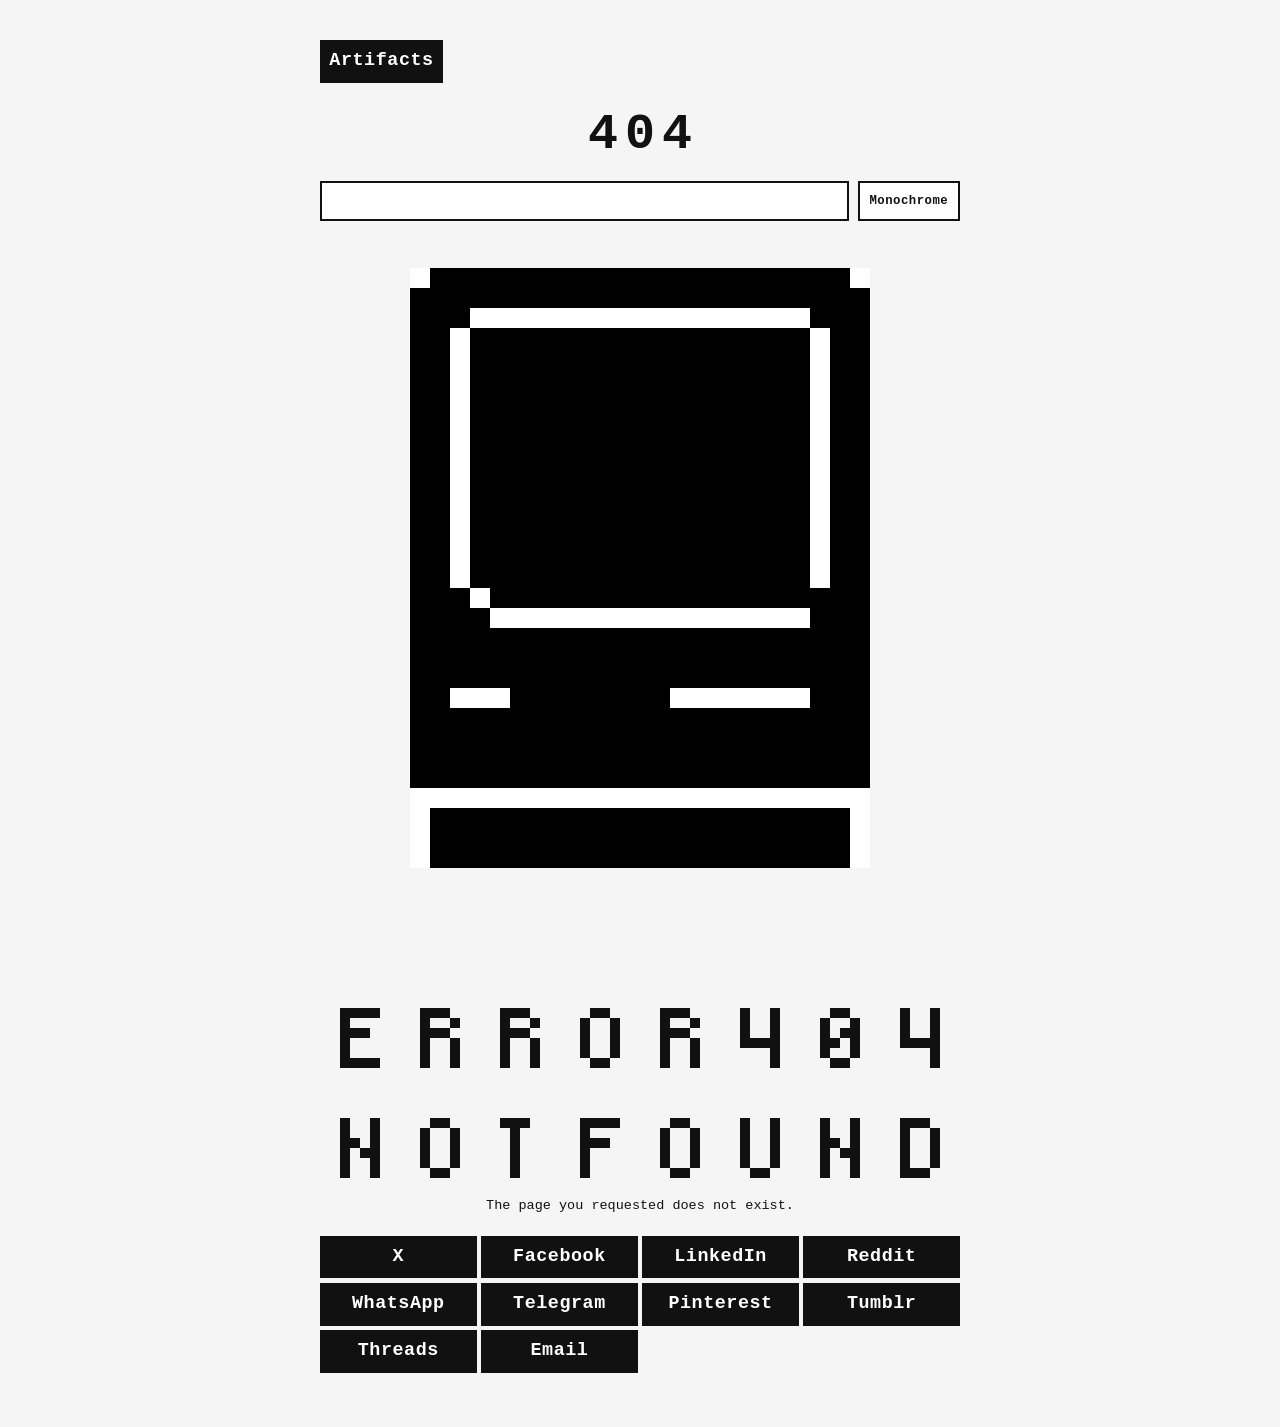
<file: index.html>
<!DOCTYPE html>
<html lang="en">
<head>
    <meta charset="UTF-8">
    <meta name="viewport" content="width=device-width, initial-scale=1.0">
		<title>404 Not Found | hogjamaus.fyi</title>
		<meta name="description" content="A custom retro 404 page on hogjamaus.fyi with a classic Sad Mac face.">
		<meta name="robots" content="noindex,follow,max-snippet:-1,max-image-preview:large,max-video-preview:-1">
		<meta name="author" content="hogjamaus.fyi">
		<link rel="canonical" href="https://hogjamaus.fyi/404">

		<meta property="og:site_name" content="hogjamaus.fyi">
		<meta property="og:type" content="website">
		<meta property="og:locale" content="en_US">
		<meta property="og:title" content="404 Not Found | hogjamaus.fyi">
		<meta property="og:description" content="A custom retro 404 page with a classic Sad Mac face.">
		<meta property="og:url" content="https://hogjamaus.fyi/404">
		<meta property="og:image" content="https://hogjamaus.fyi/og-image.svg">
		<meta property="og:image:secure_url" content="https://hogjamaus.fyi/og-image.svg">
		<meta property="og:image:type" content="image/svg+xml">
		<meta property="og:image:width" content="1200">
		<meta property="og:image:height" content="630">
		<meta property="og:image:alt" content="Retro Sad Mac style 404 page">
		<meta property="og:logo" content="https://hogjamaus.fyi/favicon.svg">

		<meta name="twitter:card" content="summary_large_image">
		<meta name="twitter:title" content="404 Not Found | hogjamaus.fyi">
		<meta name="twitter:description" content="A custom retro 404 page with a classic Sad Mac face.">
		<meta name="twitter:image" content="https://hogjamaus.fyi/og-image.svg">
		<meta name="twitter:image:alt" content="Retro Sad Mac style 404 page">
		<meta name="twitter:url" content="https://hogjamaus.fyi/404">

		<script type="application/ld+json">
		{
			"@context": "https://schema.org",
			"@type": "WebPage",
			"name": "404 Not Found | hogjamaus.fyi",
			"description": "A custom retro 404 page with a classic Sad Mac face.",
			"url": "https://hogjamaus.fyi/404",
			"image": "https://hogjamaus.fyi/og-image.svg",
			"isPartOf": {
				"@type": "WebSite",
				"name": "hogjamaus.fyi",
				"url": "https://hogjamaus.fyi",
				"publisher": {
					"@type": "Organization",
					"name": "hogjamaus.fyi",
					"logo": {
						"@type": "ImageObject",
						"url": "https://hogjamaus.fyi/favicon.svg"
					}
				}
			},
			"inLanguage": "en"
		}
		</script>
		<link rel="icon" href="/favicon.ico" sizes="any">
		<link rel="icon" type="image/svg+xml" href="/favicon.svg">
		<link rel="icon" type="image/png" sizes="32x32" href="/favicon-32x32.png">
		<link rel="icon" type="image/png" sizes="16x16" href="/favicon-16x16.png">
		<link rel="apple-touch-icon" sizes="180x180" href="/apple-touch-icon.png">
		<link rel="manifest" href="/site.webmanifest">
		<meta name="theme-color" content="#0f0f0f">
    <link rel="stylesheet" href="style.css">
</head>
<body class="theme-color">
	<main class="error-page" role="main">
		<figure class="sadmac-figure" aria-labelledby="error-title error-message">
			<div class="top-actions">
				<nav class="top-menu" aria-label="Quick links">
					<a class="share-menu-item" href="artifacts.html">Artifacts</a>
				</nav>
			</div>
			<h1 id="error-title" class="page-title">404</h1>
			<div class="emoji-form" id="emojiForm">
				<div class="emoji-row">
					<input id="emojiInput" class="emoji-input" type="text" inputmode="text" aria-label="Emoji input" aria-describedby="emojiStatus">
					<button id="themeToggle" class="theme-toggle" type="button" aria-label="Switch to monochrome theme">Monochrome</button>
				</div>
				<p class="emoji-status" id="emojiStatus" aria-live="polite"></p>
			</div>
			<div class="sad-mac" id="sadMac" aria-hidden="true">
				<div class="sad-face is-blank" id="sadFace">
					<span class="face-brow face-brow-left"></span>
					<span class="face-brow face-brow-right"></span>
					<span class="face-eye face-eye-left"></span>
					<span class="face-eye face-eye-right"></span>
					<span class="face-cheek face-cheek-left"></span>
					<span class="face-cheek face-cheek-right"></span>
					<span class="face-sweat"></span>
					<span class="face-stars"></span>
					<span class="face-mouth"></span>
					<span class="face-mark"></span>
				</div>
				<span class="facebox-bottom"></span>
			</div>
			<figcaption class="pixel-caption" id="error-message">
				<span class="sr-text">Error 404: Not Found</span>
				<span class="e"></span>
				<span class="r"></span>
				<span class="r"></span>
				<span class="o"></span>
				<span class="r"></span>
				<span class="_4"></span>
				<span class="_0"></span>
				<span class="_4"></span>
				<span class="n"></span>
				<span class="o"></span>
				<span class="t"></span>
				<span class="f"></span>
				<span class="o"></span>
				<span class="u"></span>
				<span class="n"></span>
				<span class="d"></span>
			</figcaption>
			<p class="subtext">The page you requested does not exist.</p>
			<div class="share-wrap" id="shareWrap">
				<nav class="share-menu" id="shareMenu" aria-label="Share links">
					<a class="share-menu-item" href="https://twitter.com/intent/tweet?url=https%3A%2F%2Fhogjamaus.fyi&text=Check%20out%20hogjamaus.fyi" target="_blank" rel="noopener noreferrer">X</a>
					<a class="share-menu-item" href="https://www.facebook.com/sharer/sharer.php?u=https%3A%2F%2Fhogjamaus.fyi" target="_blank" rel="noopener noreferrer">Facebook</a>
					<a class="share-menu-item" href="https://www.linkedin.com/sharing/share-offsite/?url=https%3A%2F%2Fhogjamaus.fyi" target="_blank" rel="noopener noreferrer">LinkedIn</a>
					<a class="share-menu-item" href="https://www.reddit.com/submit?url=https%3A%2F%2Fhogjamaus.fyi&title=Check%20out%20hogjamaus.fyi" target="_blank" rel="noopener noreferrer">Reddit</a>
					<a class="share-menu-item" href="https://api.whatsapp.com/send?text=Check%20out%20hogjamaus.fyi%20https%3A%2F%2Fhogjamaus.fyi" target="_blank" rel="noopener noreferrer">WhatsApp</a>
					<a class="share-menu-item" href="https://t.me/share/url?url=https%3A%2F%2Fhogjamaus.fyi&text=Check%20out%20hogjamaus.fyi" target="_blank" rel="noopener noreferrer">Telegram</a>
					<a class="share-menu-item" href="https://pinterest.com/pin/create/button/?url=https%3A%2F%2Fhogjamaus.fyi&description=Check%20out%20hogjamaus.fyi" target="_blank" rel="noopener noreferrer">Pinterest</a>
					<a class="share-menu-item" href="https://www.tumblr.com/widgets/share/tool?canonicalUrl=https%3A%2F%2Fhogjamaus.fyi&title=Check%20out%20hogjamaus.fyi&caption=Check%20out%20hogjamaus.fyi" target="_blank" rel="noopener noreferrer">Tumblr</a>
					<a class="share-menu-item" href="https://www.threads.net/intent/post?text=Check%20out%20hogjamaus.fyi%20https%3A%2F%2Fhogjamaus.fyi" target="_blank" rel="noopener noreferrer">Threads</a>
					<a class="share-menu-item" href="mailto:?subject=Check%20out%20hogjamaus.fyi&body=https%3A%2F%2Fhogjamaus.fyi">Email</a>
				</nav>
			</div>
		</figure>
	</main>
	<script src="script.js"></script>
</body>
</html>
</file>
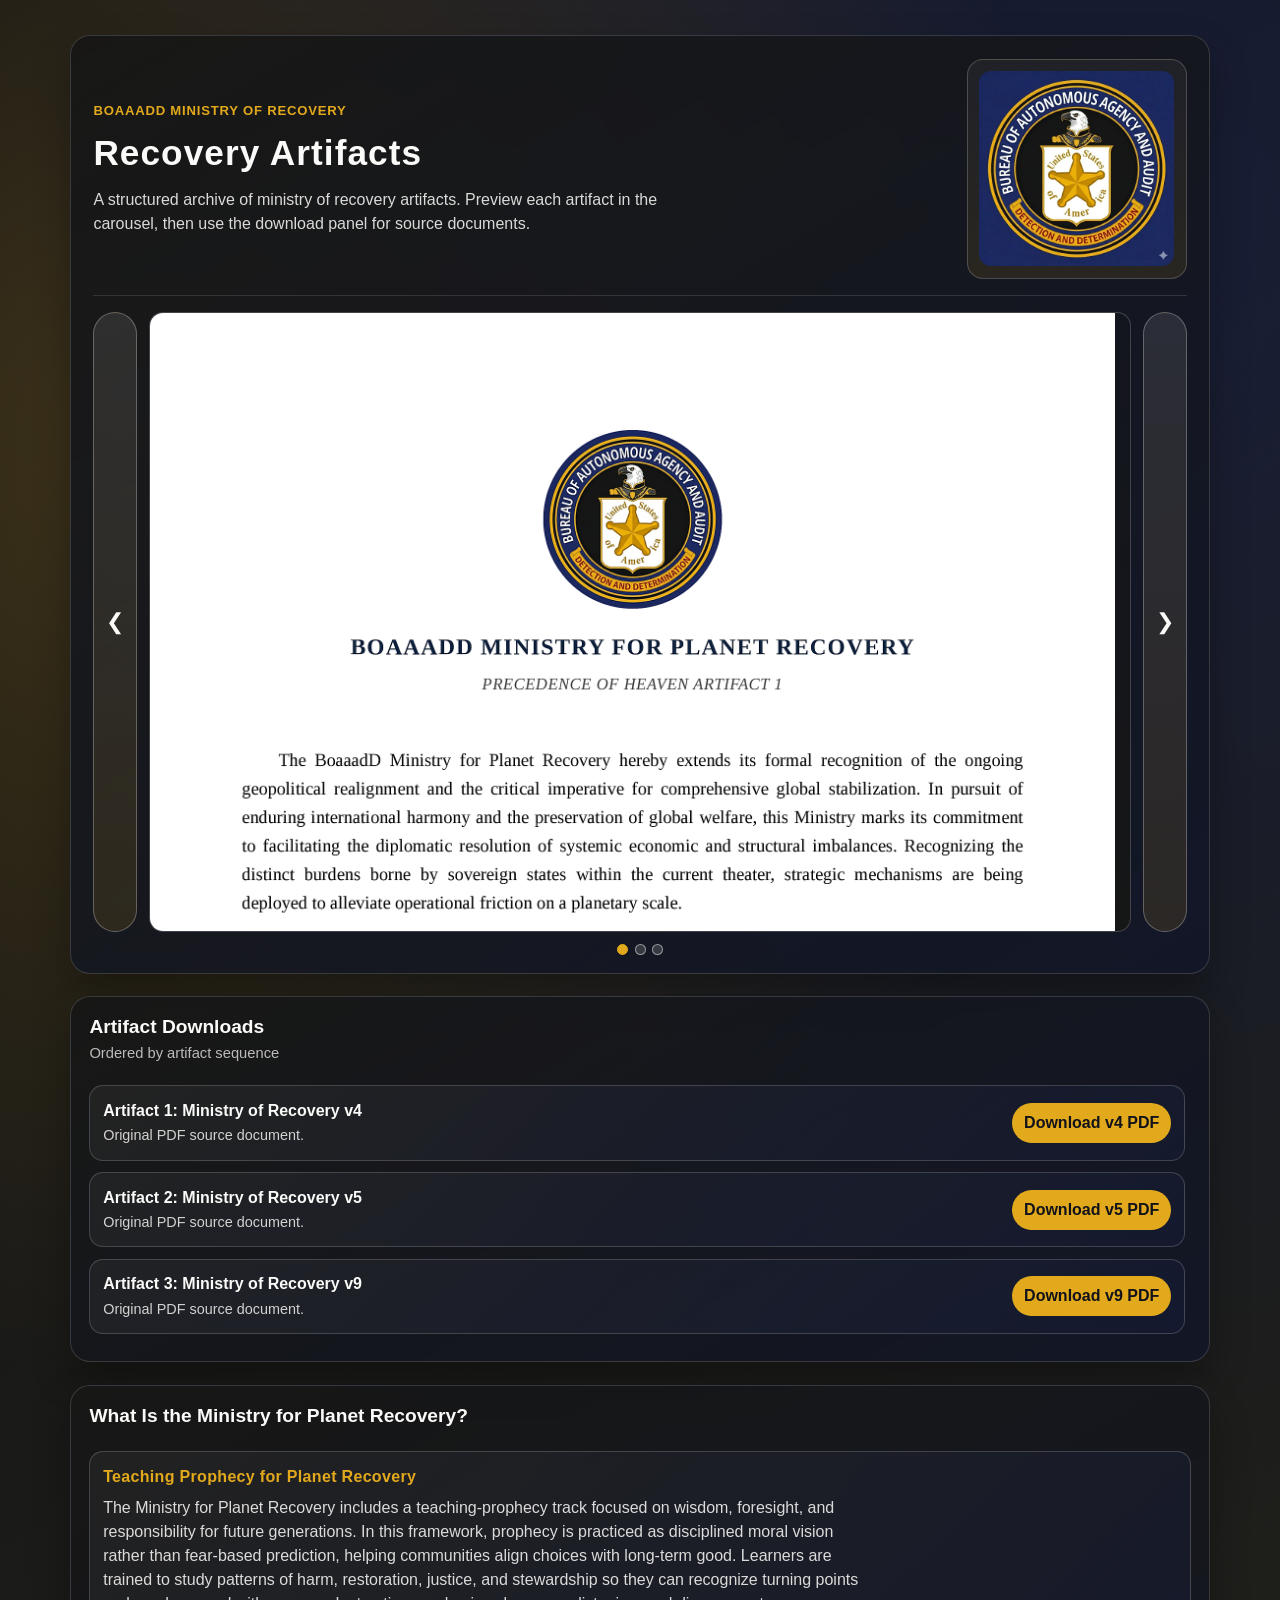
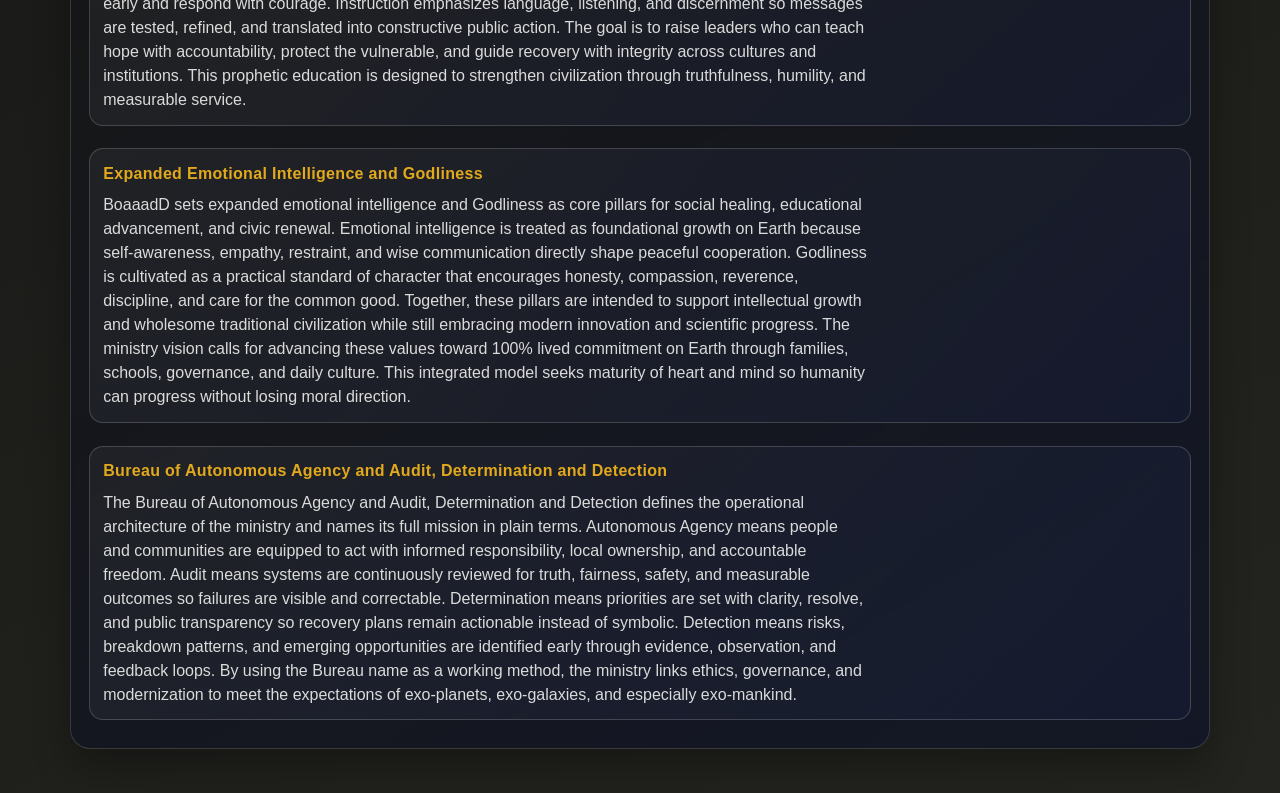
<file: artifacts.html>
<!DOCTYPE html>
<html lang="en">
<head>
    <meta charset="UTF-8">
    <meta name="viewport" content="width=device-width, initial-scale=1.0">
    <title>Artifacts | hogjamaus.fyi</title>
    <meta name="description" content="BoaaadD Ministry of Recovery artifacts with visual previews and downloadable PDFs.">
    <meta name="keywords" content="BoaaadD, Ministry for Planet Recovery, Bureau of Autonomous Agency and Audit Detection and Determination, recovery artifacts, downloadable PDFs">
    <meta name="robots" content="index,follow,max-snippet:-1,max-image-preview:large,max-video-preview:-1">
    <meta name="googlebot" content="index,follow,max-snippet:-1,max-image-preview:large,max-video-preview:-1">
    <meta name="referrer" content="strict-origin-when-cross-origin">
    <meta name="author" content="hogjamaus.fyi">
    <link rel="canonical" href="https://hogjamaus.fyi/artifacts">

    <meta property="og:site_name" content="hogjamaus.fyi">
    <meta property="og:type" content="website">
    <meta property="og:locale" content="en_US">
    <meta property="og:title" content="Artifacts | hogjamaus.fyi">
    <meta property="og:description" content="BoaaadD Ministry of Recovery artifacts with visual previews and downloadable PDFs.">
    <meta property="og:url" content="https://hogjamaus.fyi/artifacts">
    <meta property="og:image" content="https://hogjamaus.fyi/artifacts-og-image.webp">
    <meta property="og:image:secure_url" content="https://hogjamaus.fyi/artifacts-og-image.webp">
    <meta property="og:image:type" content="image/webp">
    <meta property="og:image:width" content="1200">
    <meta property="og:image:height" content="630">
    <meta property="og:image:alt" content="Branded BoaaadD social preview for hogjamaus.fyi">
    <meta property="og:logo" content="https://hogjamaus.fyi/artifacts-og-logo.webp">

    <meta name="twitter:card" content="summary_large_image">
    <meta name="twitter:title" content="Artifacts | hogjamaus.fyi">
    <meta name="twitter:description" content="BoaaadD Ministry of Recovery artifacts with visual previews and downloadable PDFs.">
    <meta name="twitter:image" content="https://hogjamaus.fyi/artifacts-og-image.webp">
    <meta name="twitter:image:alt" content="Branded BoaaadD social preview for hogjamaus.fyi">
    <meta name="twitter:url" content="https://hogjamaus.fyi/artifacts">

    <script type="application/ld+json">
    {
        "@context": "https://schema.org",
        "@type": "CollectionPage",
        "name": "Artifacts | hogjamaus.fyi",
        "description": "BoaaadD Ministry of Recovery artifacts with visual previews and downloadable PDFs.",
        "url": "https://hogjamaus.fyi/artifacts",
        "inLanguage": "en",
        "isPartOf": {
            "@type": "WebSite",
            "name": "hogjamaus.fyi",
            "url": "https://hogjamaus.fyi"
        },
        "publisher": {
            "@type": "Organization",
            "name": "hogjamaus.fyi",
            "logo": {
                "@type": "ImageObject",
                "url": "https://hogjamaus.fyi/artifacts-og-logo.webp"
            }
        },
        "hasPart": [
            {
                "@type": "CreativeWork",
                "name": "Artifact 1: Ministry of Recovery v4",
                "encodingFormat": "application/pdf",
                "url": "https://hogjamaus.fyi/boaaadd_ministry_recovery_v4_artifact_1.pdf"
            },
            {
                "@type": "CreativeWork",
                "name": "Artifact 2: Ministry of Recovery v5",
                "encodingFormat": "application/pdf",
                "url": "https://hogjamaus.fyi/boaaadd_ministry_recovery_v5_artifact_2.pdf"
                },
                {
                    "@type": "CreativeWork",
                    "name": "Artifact 3: Ministry of Recovery v9",
                    "encodingFormat": "application/pdf",
                    "url": "https://hogjamaus.fyi/boaaadd_ministry_recovery_v9_artifact_3.pdf"
            }
        ]
    }
    </script>

    <link rel="icon" href="/favicon.ico" sizes="any">
    <link rel="icon" type="image/svg+xml" href="/favicon.svg">
    <link rel="icon" type="image/png" sizes="32x32" href="/favicon-32x32.png">
    <link rel="icon" type="image/png" sizes="16x16" href="/favicon-16x16.png">
    <link rel="apple-touch-icon" sizes="180x180" href="/apple-touch-icon.png">
    <link rel="manifest" href="/site.webmanifest">
    <meta name="theme-color" content="#171716">

    <link rel="stylesheet" href="artifacts.css">
</head>
<body>
    <main class="artifacts-page" role="main">
        <section class="hero-card" aria-labelledby="artifacts-title">
            <header class="hero-header">
                <div class="hero-copy">
                    <p class="eyebrow">BoaaadD Ministry of Recovery</p>
                    <h1 id="artifacts-title">Recovery Artifacts</h1>
                    <p class="intro">A structured archive of ministry of recovery artifacts. Preview each artifact in the carousel, then use the download panel for source documents.</p>
                </div>
                <figure class="logo-wrap">
                    <img src="BoaaadD.webp" alt="BoaaadD logo" class="logo-image" width="1024" height="1024" decoding="async" fetchpriority="high">
                </figure>
            </header>

            <section class="carousel-panel" aria-label="Artifact previews">
                <div class="carousel" id="artifactCarousel">
                    <button class="nav-btn prev" id="prevSlide" type="button" aria-label="Previous artifact">&#10094;</button>

                    <div class="slides-wrap" aria-live="polite">
                        <article class="slide is-active" data-index="0">
                            <img src="boaaadd_ministry_recovery_v4_p1.webp" alt="Artifact 1 Ministry of Recovery version 4 preview" class="slide-image" width="654" height="926" decoding="async" loading="eager" fetchpriority="high">
                            <div class="slide-meta">
                                <h2>Artifact 1</h2>
                                <p>Ministry of Recovery v4</p>
                            </div>
                        </article>
                        <article class="slide" data-index="1">
                            <div class="slide-stack" aria-label="Artifact 2 stacked preview pages">
                                <img src="boaaadd_ministry_recovery_v5_p1.webp" alt="Artifact 2 Ministry of Recovery version 5 preview page 1" class="slide-image" width="654" height="926" decoding="async" loading="lazy">
                                <img src="boaaadd_ministry_recovery_v5_p2.webp" alt="Artifact 2 Ministry of Recovery version 5 preview page 2" class="slide-image" width="654" height="926" decoding="async" loading="lazy">
                            </div>
                            <div class="slide-meta">
                                <h2>Artifact 2</h2>
                                <p>Ministry of Recovery v5</p>
                            </div>
                        </article>
                        <article class="slide" data-index="2">
                            <img src="boaaadd_ministry_recovery_v9_p1.webp" alt="Artifact 3 Ministry of Recovery version 9 preview" class="slide-image slide-image--artifact-3" width="654" height="926" decoding="async" loading="lazy">
                            <div class="slide-meta">
                                <h2>Artifact 3</h2>
                                <p>Ministry of Recovery v9</p>
                            </div>
                        </article>
                    </div>

                    <button class="nav-btn next" id="nextSlide" type="button" aria-label="Next artifact">&#10095;</button>
                </div>

                <div class="dots" id="carouselDots" role="tablist" aria-label="Select artifact slide">
                    <button class="dot is-active" type="button" aria-label="Show artifact 1" role="tab" aria-selected="true" data-index="0"></button>
                    <button class="dot" type="button" aria-label="Show artifact 2" role="tab" aria-selected="false" data-index="1"></button>
                    <button class="dot" type="button" aria-label="Show artifact 3" role="tab" aria-selected="false" data-index="2"></button>
                </div>
            </section>
        </section>

        <section class="downloads-card" aria-labelledby="downloads-title">
            <div class="downloads-head">
                <h2 id="downloads-title">Artifact Downloads</h2>
                <p>Ordered by artifact sequence</p>
            </div>
            <ol class="download-list" aria-label="Download artifacts">
                <li class="download-item">
                    <div class="item-copy">
                        <h3>Artifact 1: Ministry of Recovery v4</h3>
                        <p>Original PDF source document.</p>
                    </div>
                    <div class="download-actions">
                        <a class="download-link" href="boaaadd_ministry_recovery_v4_artifact_1.pdf" download>Download v4 PDF</a>
                    </div>
                </li>
                <li class="download-item">
                    <div class="item-copy">
                        <h3>Artifact 2: Ministry of Recovery v5</h3>
                        <p>Original PDF source document.</p>
                    </div>
                    <div class="download-actions">
                        <a class="download-link" href="boaaadd_ministry_recovery_v5_artifact_2.pdf" download>Download v5 PDF</a>
                    </div>
                </li>
                <li class="download-item">
                    <div class="item-copy">
                        <h3>Artifact 3: Ministry of Recovery v9</h3>
                        <p>Original PDF source document.</p>
                    </div>
                    <div class="download-actions">
                        <a class="download-link" href="boaaadd_ministry_recovery_v9_artifact_3.pdf" download>Download v9 PDF</a>
                    </div>
                </li>
            </ol>
        </section>

        <section class="downloads-card mission-card" aria-labelledby="mission-title">
            <h2 id="mission-title">What Is the Ministry for Planet Recovery?</h2>
            <div class="mission-groups">
                <article class="mission-block">
                    <h3>Teaching Prophecy for Planet Recovery</h3>
                    <p>The Ministry for Planet Recovery includes a teaching-prophecy track focused on wisdom, foresight, and responsibility for future generations. In this framework, prophecy is practiced as disciplined moral vision rather than fear-based prediction, helping communities align choices with long-term good. Learners are trained to study patterns of harm, restoration, justice, and stewardship so they can recognize turning points early and respond with courage. Instruction emphasizes language, listening, and discernment so messages are tested, refined, and translated into constructive public action. The goal is to raise leaders who can teach hope with accountability, protect the vulnerable, and guide recovery with integrity across cultures and institutions. This prophetic education is designed to strengthen civilization through truthfulness, humility, and measurable service.</p>
                </article>

                <article class="mission-block">
                    <h3>Expanded Emotional Intelligence and Godliness</h3>
                    <p>BoaaadD sets expanded emotional intelligence and Godliness as core pillars for social healing, educational advancement, and civic renewal. Emotional intelligence is treated as foundational growth on Earth because self-awareness, empathy, restraint, and wise communication directly shape peaceful cooperation. Godliness is cultivated as a practical standard of character that encourages honesty, compassion, reverence, discipline, and care for the common good. Together, these pillars are intended to support intellectual growth and wholesome traditional civilization while still embracing modern innovation and scientific progress. The ministry vision calls for advancing these values toward 100% lived commitment on Earth through families, schools, governance, and daily culture. This integrated model seeks maturity of heart and mind so humanity can progress without losing moral direction.</p>
                </article>

                <article class="mission-block">
                    <h3>Bureau of Autonomous Agency and Audit, Determination and Detection</h3>
                    <p>The Bureau of Autonomous Agency and Audit, Determination and Detection defines the operational architecture of the ministry and names its full mission in plain terms. Autonomous Agency means people and communities are equipped to act with informed responsibility, local ownership, and accountable freedom. Audit means systems are continuously reviewed for truth, fairness, safety, and measurable outcomes so failures are visible and correctable. Determination means priorities are set with clarity, resolve, and public transparency so recovery plans remain actionable instead of symbolic. Detection means risks, breakdown patterns, and emerging opportunities are identified early through evidence, observation, and feedback loops. By using the Bureau name as a working method, the ministry links ethics, governance, and modernization to meet the expectations of exo-planets, exo-galaxies, and especially exo-mankind.</p>
                </article>
            </div>
        </section>
    </main>

    <script src="artifacts.js"></script>
</body>
</html>
</file>
<file: style.css>
* {
	border: 0;
	box-sizing: border-box;
	margin: 0;
	padding: 0;
}
body {
	background: currentColor;
	display: flex;
	min-height: 100vh;
}

.theme-color {
	--page-bg: #0f0f0f;
	background: var(--page-bg);
	color-scheme: dark;
}

.theme-light {
	--page-bg: #f5f5f5;
	background: var(--page-bg);
	color-scheme: light;
}

.theme-mono {
	--page-bg: #0f0f0f;
	background: var(--page-bg);
}

.theme-mono[data-mono-base="dark"] {
	--page-bg: #0f0f0f;
	background: var(--page-bg);
	color-scheme: dark;
}

.theme-mono[data-mono-base="light"] {
	--page-bg: #f5f5f5;
	background: var(--page-bg);
	color-scheme: light;
}

.error-page {
	display: flex;
	width: 100%;
	justify-content: center;
	align-items: center;
}
/* I. Containers */
.sadmac-figure {
	font-size: 8px;
	margin: auto;
	padding: 4em 0;
	width: 64em;
	text-align: center;
	display: flex;
	flex-direction: column;
	min-height: 100vh;
}

.page-title {
	color: #fff;
	font: 700 5em/1 "Courier New", Courier, monospace;
	letter-spacing: 0.14em;
	margin-bottom: 0;
	text-indent: 0.14em;
}

.pixel-caption {
	color: #fff;
	display: flex;
	justify-content: center;
	align-content: space-between;
	flex-wrap: wrap;
	height: 17em;
}
figcaption span:before, .sad-mac:before {
	content: "";
	display: block;
	width: 1em;
	height: 1em;
	transform: translate(-1em,-1em);
} 
figcaption span {
	display: inline-block;
	margin: 0 2em;
	width: 4em;
	height: 6em;
}
.sr-text {
	overflow: hidden;
	position: absolute;
	width: 0;
	height: 0;
}

.subtext {
	color: #fff;
	font: 400 1.35em/1.4 "Courier New", Courier, monospace;
	margin-top: 1.4em;
}
/* II. Sprites */
/* 1. Sad Mac */
.sad-mac {
	--sadmac-bg: #000;
	--sadmac-fg: #fff;
	background: var(--sadmac-bg);
	color: var(--sadmac-fg);
	margin: 0 auto 7em auto;
	font-size: 2em;
	width: 23em;
	height: 30em;
	position: relative;
}

.theme-color .sad-mac {
	--sadmac-bg: #f3f3f3;
	--sadmac-fg: #111;
}

.theme-mono .sad-mac {
	--sadmac-bg: #f3f3f3;
	--sadmac-fg: #111;
}

.theme-mono[data-mono-base="light"] .sad-mac {
	--sadmac-bg: #000;
	--sadmac-fg: #fff;
}

.theme-light .sad-mac {
	--sadmac-bg: #000;
	--sadmac-fg: #fff;
}

.sad-face {
	--face-color: var(--sadmac-fg);
	--cheek-color: transparent;
	position: absolute;
	left: 4em;
	top: 5em;
	width: 16em;
	height: 12em;
	background: var(--sadmac-bg);
	color: var(--face-color);
	overflow: hidden;
	pointer-events: none;
}

.facebox-bottom {
	position: absolute;
	left: 4em;
	top: 17em;
	width: 16em;
	height: 1em;
	color: var(--sadmac-fg);
	background: currentColor;
	pointer-events: none;
}

.sad-mac.show-original .sad-face,
.sad-mac.show-original .facebox-bottom {
	display: none;
}

.is-blank .face-eye,
.is-blank .face-brow,
.is-blank .face-cheek,
.is-blank .face-sweat,
.is-blank .face-stars,
.is-blank .face-mouth,
.is-blank .face-mark,
.is-blank::before,
.is-blank::after {
	display: none;
}

.is-blank {
	background: var(--sadmac-bg);
}

.face-eye,
.face-brow,
.face-cheek,
.face-sweat,
.face-stars,
.face-mouth,
.face-mark,
.sad-face::before,
.sad-face::after {
	position: absolute;
	background: currentColor;
	display: block;
	content: "";
}

.face-eye {
	width: 1.6em;
	height: 1.6em;
	top: 2em;
	box-shadow: 0 0 0 0.2em rgba(0, 0, 0, 0.05);
}

.face-brow {
	width: 2.2em;
	height: 0.5em;
	top: 1.2em;
	display: none;
}

.face-brow-left {
	left: 2.8em;
}

.face-brow-right {
	left: 10.8em;
}

.face-eye-left {
	left: 3em;
}

.face-eye-right {
	left: 11em;
}

.face-cheek {
	width: 1.6em;
	height: 1.6em;
	border-radius: 50%;
	background: var(--cheek-color);
	opacity: 0.65;
	top: 5.6em;
}

.face-cheek-left {
	left: 2em;
}

.face-cheek-right {
	left: 12em;
}

.face-mouth {
	left: 4em;
	top: 8em;
	width: 8em;
	height: 0.75em;
	border-radius: 0.2em;
}

/* Expression Layer: eyes, mouth, brows, extras */
.eyes-dot .face-eye {
	width: 1.4em;
	height: 1.4em;
	top: 2.3em;
}

.eyes-wide .face-eye {
	width: 1.9em;
	height: 1.9em;
	top: 1.9em;
}

.eyes-closed .face-eye {
	height: 0.7em;
	top: 2.9em;
}

.eyes-x .face-eye {
	height: 0.7em;
	top: 2.8em;
	transform: rotate(35deg);
}

.eyes-x .face-eye-right {
	transform: rotate(-35deg);
}

.eyes-squint .face-eye {
	height: 0.55em;
	top: 2.8em;
	width: 1.8em;
}

.brow-furrow .face-brow,
.brow-raised .face-brow,
.brow-worried .face-brow,
.brow-tilt .face-brow {
	display: block;
}

.brow-furrow .face-brow-left {
	transform: rotate(-20deg);
}

.brow-furrow .face-brow-right {
	transform: rotate(20deg);
}

.brow-raised .face-brow {
	top: 0.9em;
}

.brow-worried .face-brow-left {
	transform: rotate(18deg);
	top: 1.3em;
}

.brow-worried .face-brow-right {
	transform: rotate(-18deg);
	top: 1.3em;
}

.brow-tilt .face-brow-left {
	transform: rotate(-8deg);
}

.brow-tilt .face-brow-right {
	transform: rotate(8deg);
}

.mouth-smile .face-mouth {
	height: 1.7em;
	border-radius: 0 0 1.3em 1.3em;
}

.mouth-frown .face-mouth {
	top: 8.6em;
	height: 0.8em;
	border-radius: 1em 1em 0 0;
}

.mouth-open .face-mouth {
	left: 6.5em;
	width: 3em;
	height: 2.4em;
	border-radius: 0.9em;
}

.mouth-grin .face-mouth {
	height: 2.2em;
	border-radius: 0 0 1.4em 1.4em;
	box-shadow: inset 0 0.5em 0 #fff;
}

.mouth-kiss .face-mouth {
	left: 7em;
	width: 2em;
	height: 2em;
	border-radius: 50%;
}

.mouth-zigzag .face-mouth {
	height: 0.8em;
	clip-path: polygon(0% 65%, 12% 35%, 24% 65%, 36% 35%, 48% 65%, 60% 35%, 72% 65%, 84% 35%, 100% 65%, 100% 100%, 0% 100%);
}

.extra-none .face-sweat,
.extra-none .face-stars {
	display: none !important;
}

.extra-sweat .face-sweat,
.extra-sweat-tear .face-sweat {
	display: block !important;
}

.extra-tears .face-sweat,
.extra-sweat-tear .face-sweat {
	display: block !important;
	left: 3.2em;
	top: 4.1em;
	width: 0.8em;
	height: 2.2em;
	background: #4ea6ff;
	box-shadow: 8em 0 0 #4ea6ff;
}

.extra-stars .face-stars {
	display: block !important;
}

.extra-halo .face-mark {
	display: block !important;
	left: 4.9em;
	top: 0.2em;
	width: 6.2em;
	height: 0.9em;
	border-radius: 0.7em;
}

.extra-mask .face-mouth {
	left: 4.2em;
	width: 7.6em;
	height: 2.2em;
	background: #cfd8e8;
	border-radius: 0.5em;
}

.extra-mask .face-mark {
	display: block !important;
	left: 4.2em;
	top: 7.2em;
	width: 7.6em;
	height: 0.25em;
	background: #8ea0bd;
	box-shadow: 0 0.7em 0 #8ea0bd;
}

.extra-money .face-mark {
	display: block !important;
	left: 7em;
	top: 6.3em;
	width: 2em;
	height: 2.8em;
}

.extra-tongue .face-mark {
	display: block !important;
	left: 7em;
	top: 9em;
	width: 2em;
	height: 1.1em;
	border-radius: 0 0 0.6em 0.6em;
	background: #ff7194;
}

.face-sweat,
.face-stars {
	display: none;
}

.face-sweat {
	left: 12.6em;
	top: 1.2em;
	width: 1em;
	height: 1.8em;
	background: #59a9ff;
	clip-path: polygon(50% 0%, 100% 40%, 65% 100%, 35% 100%, 0% 40%);
	opacity: 0.9;
}

.face-stars {
	left: 2.2em;
	top: 1.2em;
	width: 1.2em;
	height: 1.2em;
	background: #ffd548;
	box-shadow: 10.4em 0 0 #ffd548;
	clip-path: polygon(50% 0%, 62% 36%, 100% 36%, 69% 58%, 79% 96%, 50% 73%, 21% 96%, 31% 58%, 0% 36%, 38% 36%);
}

.face-mark {
	display: none;
	left: 7em;
	top: 5.8em;
	width: 1.5em;
	height: 1.5em;
}

.mood-sad .face-mouth {
	left: 5em;
	top: 8em;
	width: 6em;
	height: 1em;
	border-radius: 0.8em 0.8em 0 0;
}

.mood-sad {
	--face-color: #29405f;
	--cheek-color: #bfd6f8;
}

.mood-sad .sad-face::before,
.mood-sad .sad-face::after {
	width: 1em;
	height: 2em;
	top: 7em;
}

.mood-sad .sad-face::before {
	left: 4em;
}

.mood-sad .sad-face::after {
	left: 11em;
}

.mood-happy .face-mouth,
.mood-laugh .face-mouth,
.mood-love .face-mouth,
.mood-party .face-mouth {
	left: 4em;
	top: 8em;
	width: 8em;
	height: 2em;
	border-radius: 0 0 1.4em 1.4em;
}

.mood-happy,
.mood-laugh {
	--face-color: #1f3552;
	--cheek-color: #ff8ca8;
}

.mood-love,
.mood-kiss {
	--face-color: #7a1541;
	--cheek-color: #ff4f8b;
}

.mood-party {
	--face-color: #40327e;
	--cheek-color: #ff7e73;
}

.mood-happy .sad-face::before,
.mood-happy .sad-face::after,
.mood-laugh .sad-face::before,
.mood-laugh .sad-face::after,
.mood-love .sad-face::before,
.mood-love .sad-face::after,
.mood-party .sad-face::before,
.mood-party .sad-face::after {
	width: 1em;
	height: 1em;
	top: 8em;
}

.mood-happy .sad-face::before,
.mood-laugh .sad-face::before,
.mood-love .sad-face::before,
.mood-party .sad-face::before {
	left: 3em;
}

.mood-happy .sad-face::after,
.mood-laugh .sad-face::after,
.mood-love .sad-face::after,
.mood-party .sad-face::after {
	left: 12em;
}

.mood-surprised .face-mouth,
.mood-shocked .face-mouth {
	left: 7em;
	top: 6.8em;
	width: 2em;
	height: 3em;
	border-radius: 0.8em;
}

.mood-surprised,
.mood-shocked {
	--face-color: #4e2d16;
	--cheek-color: #ffb17f;
}

.mood-wink .face-eye-right {
	height: 1em;
	top: 2.5em;
}

.mood-angry .face-mouth,
.mood-dizzy .face-mouth,
.mood-dead .face-mouth {
	left: 5em;
	top: 8em;
	width: 6em;
	height: 1em;
	border-radius: 0.2em;
}

.mood-angry {
	--face-color: #7a0f12;
	--cheek-color: #ff6f6f;
}

.mood-cry,
.mood-fear {
	--face-color: #22446e;
	--cheek-color: #8bc5ff;
}

.mood-cool,
.mood-mask {
	--face-color: #123f48;
	--cheek-color: #80d9e6;
}

.mood-thinking,
.mood-neutral,
.mood-sleepy {
	--face-color: #2f3047;
	--cheek-color: #b8baef;
}

.mood-dead {
	--face-color: #273138;
	--cheek-color: #a8b0b8;
}

.mood-angry .sad-face::before,
.mood-angry .sad-face::after {
	width: 3em;
	height: 1em;
	top: 1em;
}

.mood-angry .sad-face::before {
	left: 2.2em;
	transform: rotate(-20deg);
}

.mood-angry .sad-face::after {
	left: 10.8em;
	transform: rotate(20deg);
}

.mood-neutral .face-mouth,
.mood-thinking .face-mouth,
.mood-mask .face-mouth {
	left: 5em;
	top: 8em;
	width: 6em;
	height: 1em;
}

.mood-cry .face-mouth,
.mood-fear .face-mouth {
	left: 5em;
	top: 8em;
	width: 6em;
	height: 1em;
}

.mood-cry .sad-face::before,
.mood-cry .sad-face::after {
	width: 1em;
	height: 3em;
	top: 4em;
}

.mood-cry .sad-face::before {
	left: 3em;
}

.mood-cry .sad-face::after {
	left: 11em;
}

.mood-laugh .face-mouth {
	left: 3.5em;
	width: 9em;
	top: 7.5em;
	height: 3em;
	border-radius: 0 0 1.6em 1.6em;
}

.mood-sleepy .face-eye,
.mood-mask .face-eye {
	height: 1em;
	top: 2.5em;
}

.mood-cool .face-eye {
	height: 1.5em;
	top: 2.2em;
}

.mood-cool .sad-face::before {
	width: 11em;
	height: 1em;
	top: 2.4em;
	left: 2.5em;
}

.mood-cool .sad-face::after {
	display: none;
}

.mood-kiss .face-mouth,
.mood-tongue .face-mouth {
	left: 7em;
	top: 7.3em;
	width: 2em;
	height: 2em;
	border-radius: 0.9em;
}

.mood-kiss .face-eye-right,
.mood-kiss .face-eye-left,
.mood-tongue .face-eye-right,
.mood-tongue .face-eye-left {
	height: 1em;
	top: 2.5em;
}

.mood-party .sad-face::before,
.mood-party .sad-face::after {
	top: 0.8em;
	width: 2.5em;
	height: 1em;
}

.mood-party .sad-face::before {
	left: 1.5em;
	transform: rotate(-28deg);
}

.mood-party .sad-face::after {
	left: 11.8em;
	transform: rotate(28deg);
}

.accent-soft {
	opacity: 0.95;
}

.accent-soft .face-cheek {
	opacity: 0.55;
}

.accent-love .face-cheek,
.accent-party .face-cheek {
	width: 2.4em;
	height: 2.4em;
	opacity: 0.95;
}

.accent-cry .face-cheek,
.accent-fear .face-cheek,
.accent-cold .face-cheek {
	opacity: 0.4;
}

.accent-hot .face-cheek {
	--cheek-color: #ff7849;
	opacity: 0.92;
}

.accent-money .face-cheek {
	--cheek-color: #8ce07f;
}

.accent-alien {
	--face-color: #1f3d2b;
	--cheek-color: #7be7a2;
}

.accent-robot {
	--face-color: #1e3238;
	--cheek-color: #80a6b2;
}

.theme-mono .sad-face {
	--face-color: #111;
	--cheek-color: #9a9a9a;
	background: #f3f3f3;
	filter: grayscale(1);
}

.theme-mono[data-mono-base="light"] .sad-face {
	--face-color: #fff;
	--cheek-color: #6f6f6f;
	background: #000;
}

.theme-mono .face-cheek {
	opacity: 0.35;
}

.theme-mono .facebox-bottom {
	color: #111;
}

.theme-mono[data-mono-base="light"] .facebox-bottom {
	color: #fff;
}

.accent-big .face-mouth {
	left: 3em;
	width: 10em;
	height: 3em;
}

.accent-smirk .face-mouth {
	left: 6em;
	width: 5em;
	top: 7.7em;
}

.accent-sad .face-mouth {
	left: 5em;
	width: 6em;
	top: 8.2em;
}

.accent-uneasy .face-mouth {
	top: 7.8em;
	left: 4.5em;
	width: 7em;
	height: 1em;
}

.accent-upside .face-eye {
	top: 7.4em;
}

.accent-upside .face-cheek {
	top: 3.9em;
}

.accent-upside .face-mouth {
	top: 2.3em;
	left: 5em;
	width: 6em;
	height: 1em;
	border-radius: 0 0 0.8em 0.8em;
}

.accent-upside .face-mark {
	display: block;
	top: 5.8em;
	left: 7.2em;
	width: 1.2em;
	height: 1.2em;
}

.accent-blank .face-eye,
.accent-mask .face-eye,
.accent-cool .face-eye {
	height: 1em;
	top: 2.5em;
}

.accent-think .face-mark {
	display: block;
	left: 10em;
	top: 7em;
	width: 1.5em;
	height: 1.5em;
}

.accent-tongue .face-mark {
	display: block;
	left: 7em;
	top: 9.2em;
	width: 2em;
	height: 1em;
}

.accent-rolling .face-eye-left {
	top: 1.2em;
}

.accent-rolling .face-eye-right {
	top: 1.2em;
}

.accent-cry .face-mark,
.accent-fear .face-mark {
	display: block;
	left: 3em;
	top: 4.5em;
	width: 1em;
	height: 3em;
	box-shadow: 8em 0 0 currentColor;
}

.theme-mono .face-sweat,
.theme-mono .face-stars {
	filter: grayscale(1);
}

.accent-hot .face-mark {
	display: block;
	left: 7em;
	top: 4.4em;
	width: 2em;
	height: 1em;
	box-shadow: -2em 1em 0 currentColor, 2em 1em 0 currentColor;
}

.accent-cold .face-mark {
	display: block;
	left: 5.5em;
	top: 8.8em;
	width: 5em;
	height: 1em;
	box-shadow: 0 -2em 0 currentColor;
}

.accent-party .face-mark {
	display: block;
	left: 6.2em;
	top: 0.5em;
	width: 3.5em;
	height: 1em;
	transform: rotate(-18deg);
}

.accent-dizzy .face-eye-left,
.accent-dizzy .face-eye-right {
	height: 1em;
	width: 2.5em;
	top: 2.6em;
}

.accent-dizzy .face-eye-left {
	left: 2.8em;
	transform: rotate(-18deg);
}

.accent-dizzy .face-eye-right {
	left: 10.7em;
	transform: rotate(18deg);
}

.accent-halo .face-mark {
	display: block;
	left: 5em;
	top: 0.2em;
	width: 6em;
	height: 1em;
}

.accent-love .face-mark {
	display: block;
	left: 7em;
	top: 7.2em;
	width: 2em;
	height: 2em;
}

.accent-money .face-mark {
	display: block;
	left: 7em;
	top: 6.6em;
	width: 2em;
	height: 3em;
}

.accent-melt .face-mark {
	display: block;
	left: 11.8em;
	top: 3.2em;
	width: 1em;
	height: 5em;
}

.accent-dead .face-eye-left,
.accent-dead .face-eye-right {
	height: 1em;
	width: 2.5em;
	top: 2.6em;
}

.accent-dead .face-eye-left {
	left: 2.6em;
	transform: rotate(25deg);
}

.accent-dead .face-eye-right {
	left: 10.9em;
	transform: rotate(-25deg);
}

.accent-alien .face-eye {
	width: 2.5em;
	height: 3em;
	top: 1.8em;
}

.accent-robot .face-eye {
	width: 2.2em;
	height: 1.8em;
	top: 2.1em;
}

.accent-robot .face-mark {
	display: block;
	left: 7.4em;
	top: 0.2em;
	width: 1.2em;
	height: 1.2em;
}

.emoji-form {
	margin: 1.4em auto;
	max-width: 56em;
	width: 100%;
	color: #fff;
	font: 400 1.5em/1.35 "Courier New", Courier, monospace;
	text-align: left;
}

.emoji-label {
	display: block;
	margin-bottom: 0.55em;
}

.emoji-row {
	display: flex;
	gap: 0.6em;
	flex-wrap: wrap;
}

.top-actions {
	width: 100%;
	padding-bottom: 0.7em;
	margin-bottom: clamp(1.1em, 2.5vw, 2em);
}

.top-menu {
	display: flex;
	flex-wrap: wrap;
	gap: 0.45em;
}

.share-wrap {
	margin-top: auto;
	padding-top: 2em;
	padding-bottom: 1.4em;
	width: 100%;
}

.share-menu {
	display: grid;
	grid-template-columns: 1fr;
	gap: 0.45em;
	width: 100%;
}

@media screen and (min-width: 560px) {
	.share-menu {
		grid-template-columns: repeat(2, minmax(0, 1fr));
	}
}

@media screen and (min-width: 860px) {
	.share-menu {
		grid-template-columns: repeat(3, minmax(0, 1fr));
	}
}

@media screen and (min-width: 1140px) {
	.share-menu {
		grid-template-columns: repeat(4, minmax(0, 1fr));
	}
}

@media screen and (min-width: 1440px) {
	.share-menu {
		grid-template-columns: repeat(5, minmax(0, 1fr));
	}
}

.share-menu-item {
	display: inline-flex;
	justify-content: center;
	align-items: center;
	text-decoration: none;
	border: 2px solid #fff;
	background: #fff;
	color: #111;
	font: 700 1.84em/1 "Courier New", Courier, monospace;
	letter-spacing: 0.03em;
	padding: 0.55em 0.4em;
}

.share-menu-item:hover,
.share-menu-item:focus-visible {
	background: #fff;
	color: #111;
	outline: none;
}

.theme-toggle,
.theme-toggle {
	border: 2px solid #fff;
	background: transparent;
	color: #fff;
	font: 700 0.82em/1 "Courier New", Courier, monospace;
	letter-spacing: 0.04em;
	padding: 0.55em 0.8em;
	cursor: pointer;
	white-space: nowrap;
}

.theme-mono[data-mono-base="dark"] .theme-toggle {
	background: #fff;
	color: #111;
}

.theme-mono[data-mono-base="dark"] .page-title,
.theme-mono[data-mono-base="dark"] .pixel-caption,
.theme-mono[data-mono-base="dark"] .subtext,
.theme-mono[data-mono-base="dark"] .emoji-form,
.theme-mono[data-mono-base="dark"] .emoji-status {
	color: #e8e8e8;
}

.theme-mono[data-mono-base="dark"] .emoji-input {
	border-color: #cfcfcf;
	background: #1a1a1a;
	color: #f2f2f2;
}

.theme-mono[data-mono-base="dark"] .share-menu-item {
	border-color: #d5d5d5;
	background: #f2f2f2;
	color: #111;
}

.theme-mono[data-mono-base="dark"] .share-menu-item:hover,
.theme-mono[data-mono-base="dark"] .share-menu-item:focus-visible {
	background: #d9d9d9;
	color: #111;
}

.theme-light .page-title,
.theme-light .pixel-caption,
.theme-light .subtext,
.theme-light .emoji-form,
.theme-light .emoji-status,
.theme-mono[data-mono-base="light"] .page-title,
.theme-mono[data-mono-base="light"] .pixel-caption,
.theme-mono[data-mono-base="light"] .subtext,
.theme-mono[data-mono-base="light"] .emoji-form,
.theme-mono[data-mono-base="light"] .emoji-status {
	color: #111;
}

.theme-light .theme-toggle,
.theme-mono[data-mono-base="light"] .theme-toggle {
	border-color: #111;
	background: #fff;
	color: #111;
}

.theme-light .emoji-input,
.theme-mono[data-mono-base="light"] .emoji-input {
	border-color: #111;
	background: #fff;
	color: #111;
}

.theme-light .share-menu-item,
.theme-mono[data-mono-base="light"] .share-menu-item {
	border-color: #111;
	background: #111;
	color: #fff;
}

.theme-light .share-menu-item:hover,
.theme-light .share-menu-item:focus-visible,
.theme-mono[data-mono-base="light"] .share-menu-item:hover,
.theme-mono[data-mono-base="light"] .share-menu-item:focus-visible {
	background: #2a2a2a;
	color: #fff;
}

.emoji-input {
	flex: 1;
	border: 2px solid #fff;
	background: #000;
	color: #fff;
	padding: 0.55em 0.7em;
	font: inherit;
}

.emoji-status {
	margin-top: 0.55em;
	min-height: 1.35em;
	font-size: 0.9em;
}

.share-status {
	display: none;
}

.sad-mac:before {
	box-shadow: 1em 1em, 23em 1em, 4em 3em, 5em 3em, 6em 3em, 7em 3em, 8em 3em, 9em 3em, 10em 3em, 11em 3em, 12em 3em, 13em 3em, 14em 3em, 15em 3em, 16em 3em, 17em 3em, 18em 3em, 19em 3em, 20em 3em, 3em 4em, 21em 4em, 3em 5em, 21em 5em, 3em 6em, 7em 6em, 9em 6em, 15em 6em, 17em 6em, 21em 6em, 3em 7em, 8em 7em, 16em 7em, 21em 7em, 3em 8em, 7em 8em, 9em 8em, 15em 8em, 17em 8em, 21em 8em, 3em 9em, 21em 9em, 3em 10em, 10em 10em, 13em 10em, 21em 10em, 3em 11em, 11em 11em, 12em 11em, 21em 11em, 3em 12em, 21em 12em, 3em 13em, 10em 13em, 11em 13em, 12em 13em, 13em 13em, 14em 13em, 21em 13em, 3em 14em, 9em 14em, 15em 14em, 16em 14em, 21em 14em, 3em 15em, 17em 15em, 21em 15em, 3em 16em, 21em 16em, 4em 17em, 5em 17em, 6em 17em, 7em 17em, 8em 17em, 9em 17em, 10em 17em, 11em 17em, 12em 17em, 13em 17em, 14em 17em, 15em 17em, 16em 17em, 17em 17em, 18em 17em, 19em 17em, 20em 17em, 3em 22em, 4em 22em, 5em 22em, 14em 22em, 15em 22em, 16em 22em, 17em 22em, 18em 22em, 19em 22em, 20em 22em, 1em 27em, 2em 27em, 3em 27em, 4em 27em, 5em 27em, 6em 27em, 7em 27em, 8em 27em, 9em 27em, 10em 27em, 11em 27em, 12em 27em, 13em 27em, 14em 27em, 15em 27em, 16em 27em, 17em 27em, 18em 27em, 19em 27em, 20em 27em, 21em 27em, 22em 27em, 23em 27em, 1em 28em, 23em 28em, 1em 29em, 23em 29em, 1em 30em, 23em 30em;
}
/* 2. Letters */
._0:before {
	box-shadow: 2em 1em, 3em 1em, 1em 2em, 1em 3em, 1em 4em, 1em 5em, 4em 2em, 4em 3em, 4em 4em, 4em 5em, 2em 4em, 3em 3em, 2em 6em, 3em 6em;
}
._4:before {
	box-shadow: 1em 1em, 1em 2em, 1em 3em, 1em 4em, 4em 1em, 4em 2em, 4em 3em, 4em 4em, 2em 4em, 3em 4em, 4em 5em, 4em 6em;
}
.d:before {
	box-shadow: 1em 1em, 2em 1em, 3em 1em, 1em 2em, 4em 2em, 1em 3em, 4em 3em, 1em 4em, 4em 4em, 1em 5em, 4em 5em, 1em 6em, 2em 6em, 3em 6em;
}
.e:before {
	box-shadow: 1em 1em, 2em 1em, 3em 1em, 4em 1em, 1em 2em, 1em 3em, 2em 3em, 3em 3em, 1em 4em, 1em 5em, 1em 6em, 2em 6em, 3em 6em, 4em 6em;
}
.f:before {
	box-shadow: 1em 1em, 2em 1em, 3em 1em, 4em 1em, 1em 2em, 1em 3em, 2em 3em, 3em 3em, 1em 4em, 1em 5em, 1em 6em;
}
.n:before {
	box-shadow: 1em 1em, 1em 2em, 1em 3em, 1em 4em, 1em 5em, 1em 6em, 4em 1em, 4em 2em, 4em 3em, 4em 4em, 4em 5em, 4em 6em, 2em 3em, 3em 4em;
}
.o:before {
	box-shadow: 2em 1em, 3em 1em, 1em 2em, 1em 3em, 1em 4em, 1em 5em, 4em 2em, 4em 3em, 4em 4em, 4em 5em, 2em 6em, 3em 6em;
}
.r:before {
	box-shadow: 1em 1em, 2em 1em, 3em 1em, 4em 2em, 1em 2em, 1em 3em, 1em 4em, 2em 3em, 3em 3em, 1em 5em, 1em 6em, 4em 4em, 4em 5em, 4em 6em;
}
.t:before {
	box-shadow: 1em 1em, 2em 1em, 3em 1em, 2em 2em, 2em 3em, 2em 4em, 2em 5em, 2em 6em;
}
.u:before {
	box-shadow: 1em 1em, 1em 2em, 1em 3em, 1em 4em, 1em 5em, 4em 1em, 4em 2em, 4em 3em, 4em 4em, 4em 5em, 2em 6em, 3em 6em;
}
/* III. Responsiveness */
/* This cannot be smoothly done using viewport units; sprite pixels will look divided when font size is a floating point. */
@media screen and (min-width: 720px) {
	.sadmac-figure {
	    font-size: 10px;
	}
}
@media screen and (min-width: 1440px) {
	.sadmac-figure {
	    font-size: 12px;
	}
}

@media screen and (max-width: 540px) {
	.sadmac-figure {
		font-size: 7px;
		width: 100%;
		min-height: 100vh;
		padding: 3em 0.8em 1.4em;
	}

	.top-actions {
		margin-bottom: 1.3em;
	}

	.emoji-row {
		flex-direction: column;
	}

	.page-title {
		font-size: 3.8em;
	}
}

@media screen and (max-width: 540px) and (orientation: portrait) {
	.pixel-caption {
		height: 24em;
		row-gap: 2.4em;
		align-content: flex-start;
	}
}
</file>
<file: artifacts.css>
* {
    box-sizing: border-box;
    margin: 0;
    padding: 0;
}

:root {
    --coal: #171716;
    --midnight: #1c285f;
    --bronze: #956529;
    --gold: #e2a91d;
    --linen: #fafaf8;
    --paper: #f2eee4;
    --ink: #12131a;
}

body {
    min-height: 100vh;
    font-family: "Segoe UI", "Trebuchet MS", "Avenir Next", sans-serif;
    color: var(--linen);
    background:
        radial-gradient(circle at 12% 18%, rgba(226, 169, 29, 0.2), transparent 42%),
        radial-gradient(circle at 88% 10%, rgba(28, 40, 95, 0.45), transparent 50%),
        linear-gradient(155deg, #0f1014, #171716 32%, #23231f 100%);
    line-height: 1.5;
}

.artifacts-page {
    width: min(1140px, 100% - 2.4rem);
    margin: 2.2rem auto 2.8rem;
    display: grid;
    gap: 1.4rem;
}

.hero-card,
.downloads-card,
.mission-card {
    border: 1px solid rgba(250, 250, 248, 0.15);
    border-radius: 20px;
    background: linear-gradient(150deg, rgba(23, 23, 22, 0.95), rgba(17, 22, 40, 0.84));
    backdrop-filter: blur(2px);
    box-shadow: 0 18px 38px rgba(0, 0, 0, 0.3);
}

.hero-card {
    padding: 1.4rem 1.4rem 1.1rem;
}

.hero-header {
    display: grid;
    grid-template-columns: 1fr 220px;
    gap: 1.2rem;
    align-items: center;
    margin-bottom: 1rem;
}

.eyebrow {
    color: var(--gold);
    font-weight: 700;
    letter-spacing: 0.06em;
    text-transform: uppercase;
    font-size: 0.82rem;
    margin-bottom: 0.4rem;
}

h1 {
    font-size: clamp(1.5rem, 3vw, 2.2rem);
    letter-spacing: 0.03em;
    margin-bottom: 0.5rem;
}

.intro {
    color: rgba(250, 250, 248, 0.86);
    max-width: 65ch;
}

.logo-wrap {
    border: 1px solid rgba(250, 250, 248, 0.2);
    border-radius: 16px;
    background: linear-gradient(180deg, rgba(250, 250, 248, 0.05), rgba(226, 169, 29, 0.1));
    padding: 0.7rem;
}

.logo-image {
    width: 100%;
    height: auto;
    display: block;
    border-radius: 12px;
}

.carousel-panel {
    border-top: 1px solid rgba(250, 250, 248, 0.12);
    padding-top: 1rem;
}

.carousel {
    display: grid;
    grid-template-columns: 44px 1fr 44px;
    gap: 0.75rem;
    align-items: stretch;
}

.slides-wrap {
    position: relative;
    min-height: clamp(300px, 50vw, 620px);
    border: 1px solid rgba(250, 250, 248, 0.2);
    border-radius: 14px;
    overflow: hidden;
    background: linear-gradient(150deg, rgba(17, 22, 40, 0.6), rgba(23, 23, 22, 0.9));
}

.slide {
    position: absolute;
    inset: 0;
    opacity: 0;
    transform: translateX(8%);
    transition: opacity 260ms ease, transform 260ms ease;
    display: grid;
    grid-template-rows: auto auto;
    align-content: start;
    overflow-y: scroll;
    overscroll-behavior: contain;
    -webkit-overflow-scrolling: touch;
    scrollbar-gutter: stable;
    scrollbar-width: auto;
    scrollbar-color: rgba(226, 169, 29, 0.95) rgba(28, 40, 95, 0.4);
    pointer-events: none;
}

.slide::-webkit-scrollbar {
    width: 12px;
}

.slide::-webkit-scrollbar-track {
    background: linear-gradient(180deg, rgba(28, 40, 95, 0.45), rgba(23, 23, 22, 0.55));
    border-left: 1px solid rgba(250, 250, 248, 0.18);
}

.slide::-webkit-scrollbar-thumb {
    background: linear-gradient(180deg, rgba(244, 194, 72, 0.98), rgba(226, 169, 29, 0.95));
    border-radius: 999px;
    border: 2px solid rgba(17, 22, 40, 0.5);
}

.slide::-webkit-scrollbar-thumb:hover {
    background: linear-gradient(180deg, rgba(250, 213, 114, 1), rgba(233, 178, 49, 1));
}

.slide.is-active {
    opacity: 1;
    transform: translateX(0);
    pointer-events: auto;
}

.slide-image {
    width: 100%;
    height: auto;
    object-fit: initial;
    background: #ffffff;
}

.slide-image--artifact-3 {
    filter: none;
}

@media (min-width: 860px) {
    .slide-image--artifact-3 {
        width: 100%;
        max-width: 100%;
        margin-left: 0;
    }
}

.slide-stack {
    display: grid;
    align-content: start;
}

.slide-stack .slide-image + .slide-image {
    border-top: 1px solid rgba(18, 19, 26, 0.16);
}

.slide-meta {
    background: linear-gradient(90deg, rgba(28, 40, 95, 0.95), rgba(149, 101, 41, 0.95));
    padding: 0.7rem 0.9rem;
}

.slide-meta h2 {
    font-size: 1.05rem;
}

.slide-meta p {
    font-size: 0.9rem;
    color: rgba(250, 250, 248, 0.86);
}

.nav-btn {
    border: 1px solid rgba(250, 250, 248, 0.28);
    border-radius: 999px;
    background: linear-gradient(180deg, rgba(250, 250, 248, 0.1), rgba(226, 169, 29, 0.12));
    color: var(--linen);
    font-size: 1.35rem;
    cursor: pointer;
    transition: transform 120ms ease, border-color 120ms ease;
}

.nav-btn:hover,
.nav-btn:focus-visible {
    transform: scale(1.05);
    border-color: var(--gold);
    outline: none;
}

.dots {
    margin-top: 0.8rem;
    display: flex;
    justify-content: center;
    gap: 0.42rem;
}

.dot {
    width: 11px;
    height: 11px;
    border-radius: 999px;
    border: 1px solid rgba(250, 250, 248, 0.5);
    background: rgba(250, 250, 248, 0.15);
    cursor: pointer;
}

.dot.is-active {
    background: var(--gold);
    border-color: var(--gold);
}

.downloads-card {
    padding: 1rem 1.15rem;
}

.mission-card {
    padding: 1rem 1.15rem;
}

.mission-card h2 {
    font-size: 1.2rem;
    margin-bottom: 0.6rem;
}

.mission-groups {
    display: grid;
    gap: 0;
}

.mission-block {
    margin: 0.7rem 0;
    border: 1px solid rgba(250, 250, 248, 0.18);
    border-radius: 14px;
    padding: 0.8rem;
    background: linear-gradient(130deg, rgba(250, 250, 248, 0.05), rgba(28, 40, 95, 0.18));
}

.mission-block h3 {
    font-size: 1rem;
    color: var(--gold);
    margin-bottom: 0.45rem;
    letter-spacing: 0.02em;
}

.mission-card p {
    color: rgba(250, 250, 248, 0.86);
    max-width: 86ch;
}

.downloads-head {
    margin-bottom: 0.6rem;
}

.downloads-head h2 {
    font-size: 1.2rem;
}

.downloads-head p {
    color: rgba(250, 250, 248, 0.73);
    font-size: 0.92rem;
}

.download-list {
    list-style: decimal;
    list-style-position: inside;
    max-height: 285px;
    overflow-y: auto;
    padding-right: 0.35rem;
}

.download-item {
    margin: 0.7rem 0;
    border: 1px solid rgba(250, 250, 248, 0.18);
    border-radius: 14px;
    padding: 0.8rem;
    display: grid;
    grid-template-columns: 1fr auto;
    align-items: center;
    gap: 0.8rem;
    background: linear-gradient(130deg, rgba(250, 250, 248, 0.05), rgba(28, 40, 95, 0.18));
}

.item-copy h3 {
    font-size: 1rem;
    margin-bottom: 0.15rem;
}

.item-copy p {
    color: rgba(250, 250, 248, 0.82);
    font-size: 0.9rem;
}

.download-link {
    text-decoration: none;
    color: var(--ink);
    background: var(--gold);
    font-weight: 700;
    padding: 0.5rem 0.75rem;
    border-radius: 999px;
    white-space: nowrap;
}

.download-actions {
    display: flex;
    flex-wrap: wrap;
    justify-content: flex-end;
    gap: 0.45rem;
}

.download-link:hover,
.download-link:focus-visible {
    background: #f4c248;
    outline: none;
}

@media (max-width: 880px) {
    .hero-header {
        grid-template-columns: 1fr;
    }

    .logo-wrap {
        max-width: 320px;
    }
}

@media (max-width: 640px) {
    .artifacts-page {
        width: min(100% - 1rem, 1140px);
        margin-top: 0.8rem;
    }

    .hero-card {
        padding: 0.8rem;
    }

    .carousel {
        grid-template-columns: 34px 1fr 34px;
        gap: 0.4rem;
    }

    .slides-wrap {
        min-height: 255px;
    }

    .download-item {
        grid-template-columns: 1fr;
    }

    .download-actions {
        justify-content: flex-start;
    }
}
</file>
